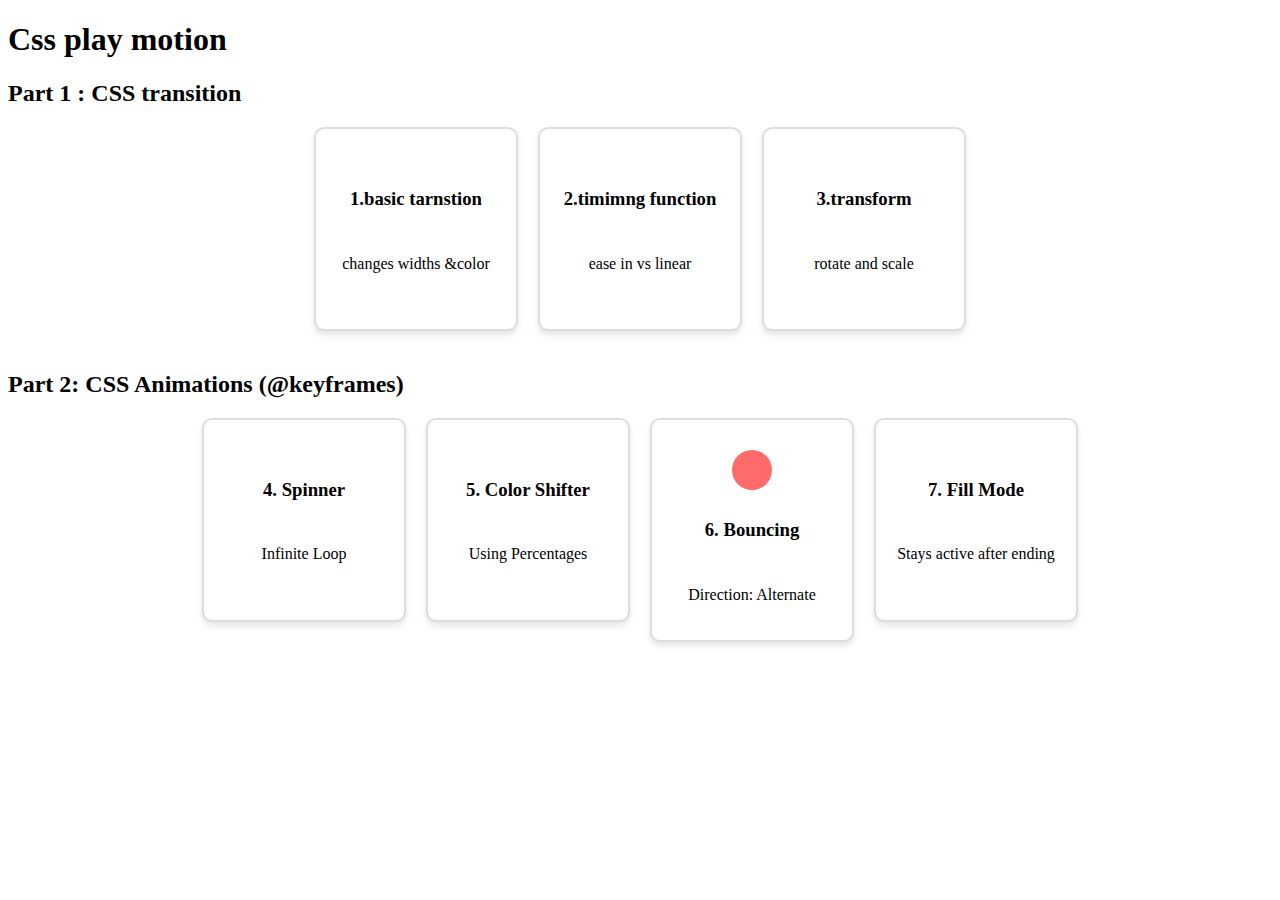
<file: DAY6/index.html>
<!DOCTYPE html>
<html lang="en">
<head>
    <meta charset="UTF-8">
    <meta name="viewport" content="width=device-width, initial-scale=1.0">
    <title>Document</title>
    <link rel="stylesheet" href="syle.css">
</head>

<body>
    <header>
        <h1>Css play motion</h1>
    </header>
    <section>
        <h2>Part 1 : CSS transition</h2>
    </section>
    <div class="container">
    <div class="card tarnsition-basic">
        <h3>
            1.basic tarnstion
        </h3>
        <p>
            changes widths &color
        </p>
    </div>
    <div class="card transtion-timing">
        <h3>2.timimng function</h3>
        <p>ease in vs linear</p>
    </div>
    <div class="card transtion-transform">
        <h3>3.transform</h3>
        <p>rotate and scale</p>
    </div>
    </div>
     <section>
        <h2>Part 2: CSS Animations (@keyframes)</h2>
        <div class="container">

            <div class="card animation-spin">
                <h3>4. Spinner</h3>
                <p>Infinite Loop</p>
            </div>

            <div class="card animation-color">
                <h3>5. Color Shifter</h3>
                <p>Using Percentages</p>
            </div>

            <div class="card animation-bounce">
                <div class="ball"></div>
                <h3>6. Bouncing</h3>
                <p>Direction: Alternate</p>
            </div>

             <div class="card animation-fill">
                <h3>7. Fill Mode</h3>
                <p>Stays active after ending</p>
            </div>

        </div>
    </section>
</body>
</html>
</file>
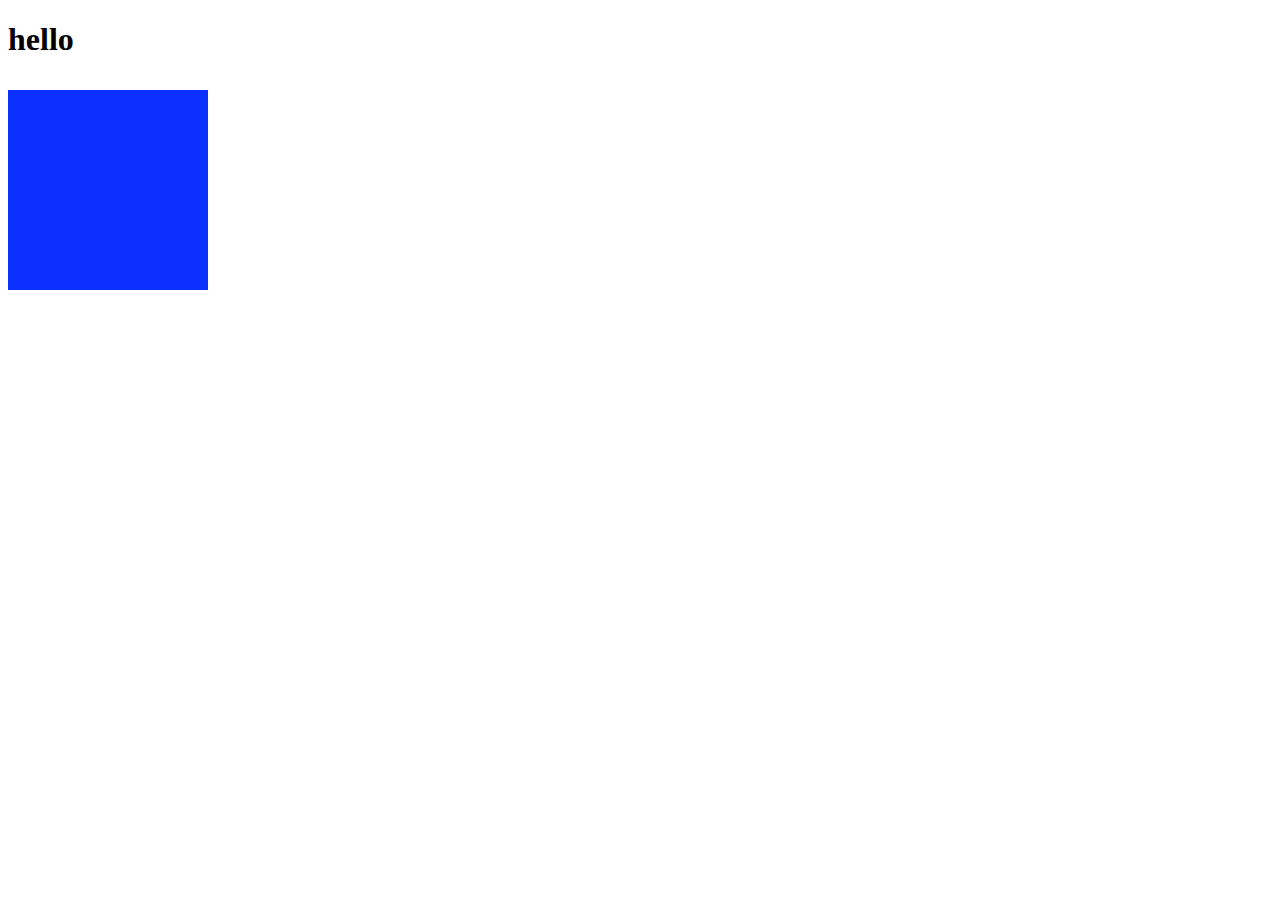
<file: DAY 04/day04.html>
<!DOCTYPE html>
<html lang="en">
<head>
<meta charset="UTF-8">
<meta name="viewport" content="width=device-width, initial-scale=1.0">
<title>Document</title>
<link rel="stylesheet" href="day04.css">
</head>
<body>
<h1>hello</h1>
<div>
<div class="box1">
<div id="hello">
</div>
</div>
</div>
</body>
</html>
</file>
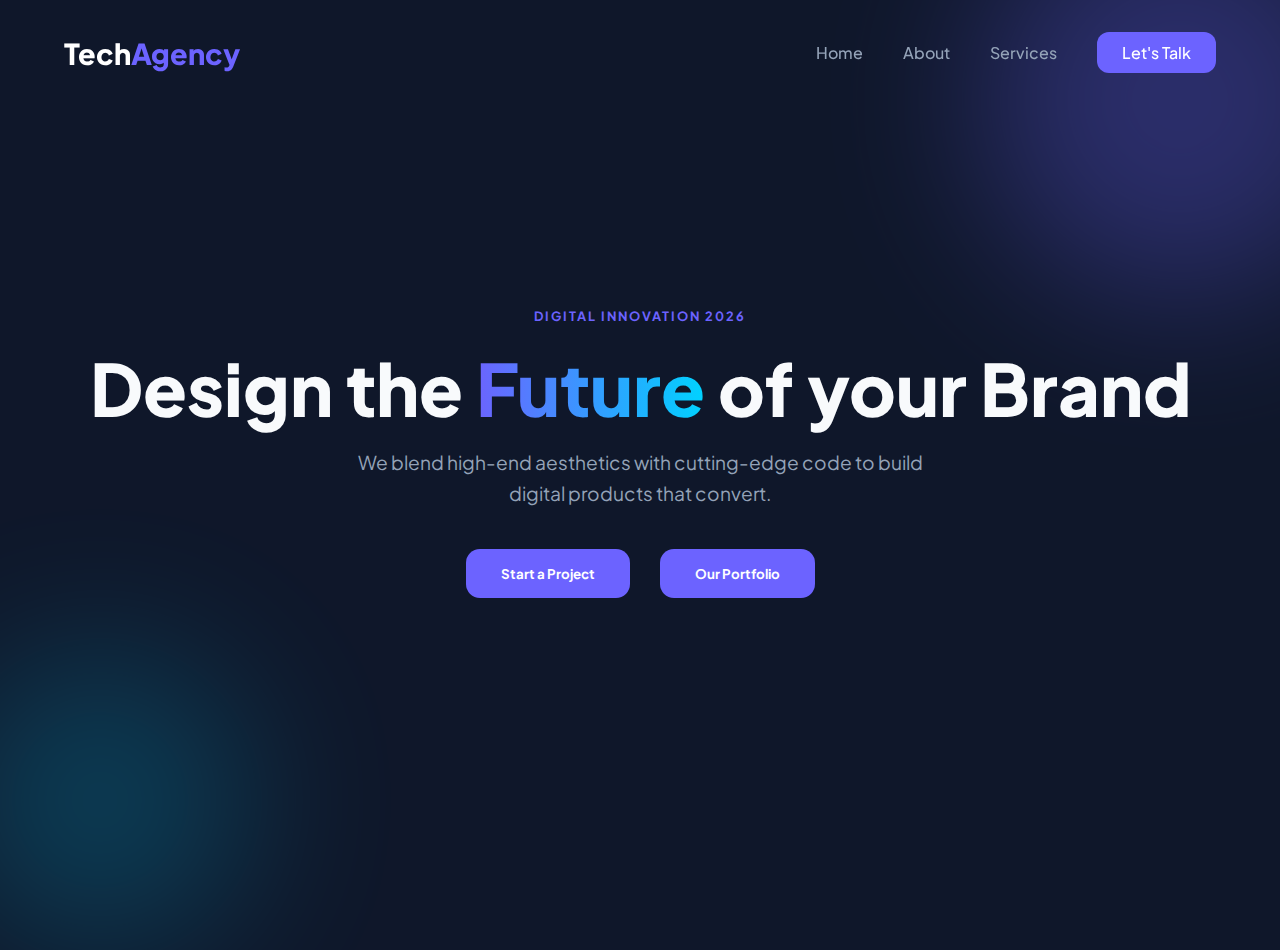
<file: p3/p3.html>
<!DOCTYPE html>
<html lang="en">
<head>
    <meta charset="UTF-8">
    <meta name="viewport" content="width=device-width, initial-scale=1.0">
    <title>TechAgency | Next-Gen Digital</title>
    <link href="https://fonts.googleapis.com/css2?family=Plus+Jakarta+Sans:wght@300;400;600;800&display=swap" rel="stylesheet">
    <link rel="stylesheet" href="https://cdnjs.cloudflare.com/ajax/libs/font-awesome/6.4.0/css/all.min.css">
    <link rel="stylesheet" href="p3.css">
</head>
<body>

    <header class="header" id="header">
        <div class="container nav-container">
            <a href="#" class="logo">Tech<span>Agency</span></a>
            <nav class="desktop-nav">
                <ul class="nav-links">
                    <li><a href="#home">Home</a></li>
                    <li><a href="#about">About</a></li>
                    <li><a href="#services">Services</a></li>
                    <li><a href="#contact" class="btn-cta">Let's Talk</a></li>
                </ul>
            </nav>
        </div>
    </header>
 <section class="hero" id="home">
        <div class="hero-shapes">
            <div class="shape s1"></div>
            <div class="shape s2"></div>
        </div>
        <div class="container hero-content">
            <span class="top-tag">Digital Innovation 2026</span>
            <h1>Design the <span class="text-gradient">Future</span> of your Brand</h1>
            <p>We blend high-end aesthetics with cutting-edge code to build digital products that convert.</p>
            <div class="hero-btns">
                <button class="btn-main">Start a Project</button>
                <button class="btn-main">Our Portfolio</button>
            </div>
        </div>
    </section>
</body>
</html>
</file>
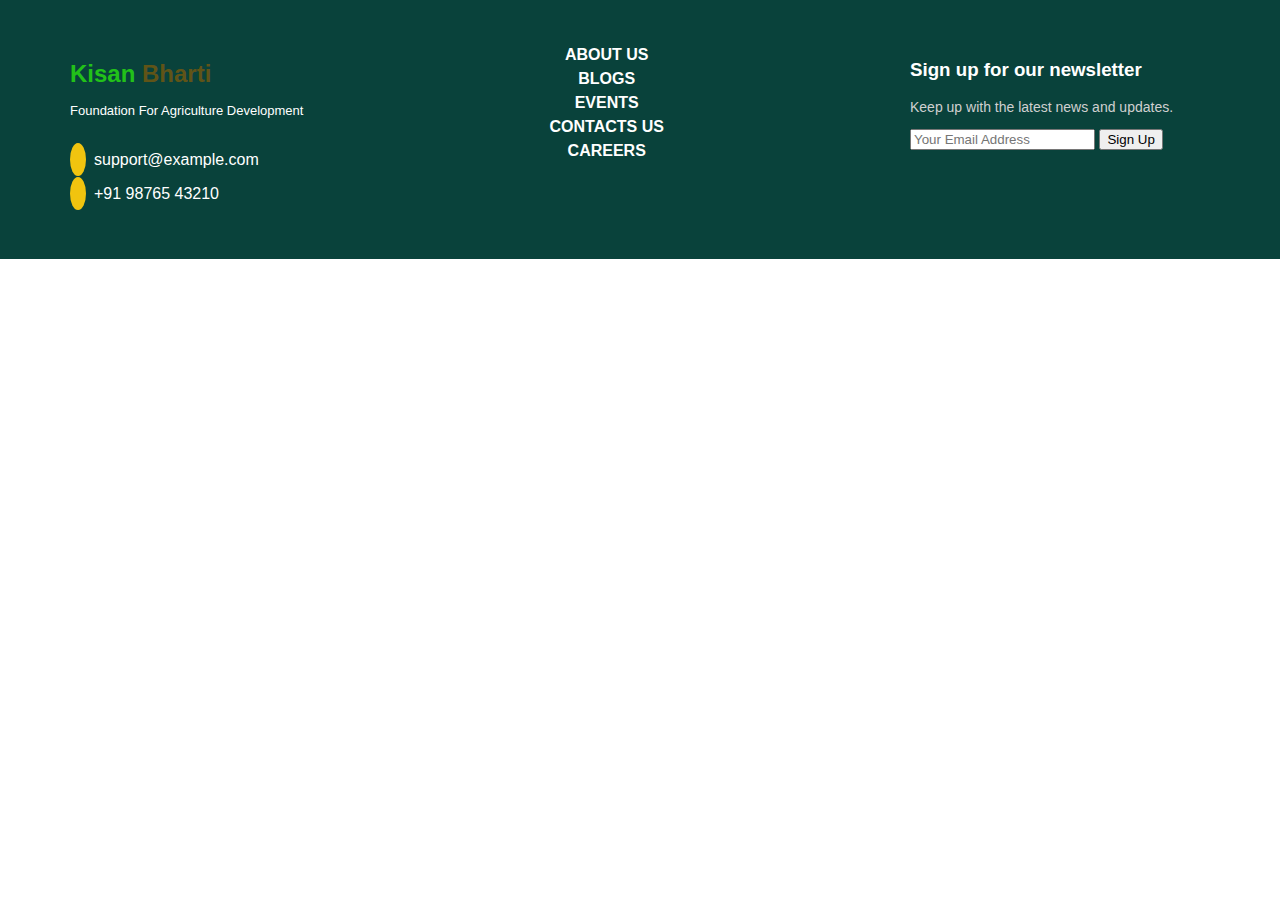
<file: P4/p4.html>
<!DOCTYPE html>
<html lang="en">
<head>
    <meta charset="UTF-8">
    <title>Kisan Bharti</title>

    <link rel="stylesheet" href="p4.css">

    
   

</head>
<body>


<footer>

    <div class="footer-main">

        <div class="left">

            <div class="logo-box">

               

                <div>
                    <h2>
                        <span class="kisan">Kisan</span>
                        <span class="bharti">Bharti</span>
                    </h2>

                    <p class="tag">
                        Foundation For Agriculture Development
                    </p>
                </div>

            </div>


            <div class="contact">

                <p>
                    <i class="fa fa-envelope"></i>
                    support@example.com
                </p>

                <p>
                    <i class="fa fa-phone"></i>
                    +91 98765 43210
                </p>

            </div>

        </div>



        <div class="middle">

            <div class="menu">

                <a href="#">ABOUT US</a>
                <a href="#">BLOGS</a>
                <a href="#">EVENTS</a>

            </div>


            <div class="menu">

                <a href="#">CONTACTS US</a>
                <a href="#">CAREERS</a>

            </div>


            <div class="social">

                <span><i class="fab fa-facebook-f"></i></span>
                <span><i class="fab fa-instagram"></i></span>
                <span><i class="fab fa-twitter"></i></span>
                <span><i class="fab fa-linkedin-in"></i></span>

            </div>

        </div>



        <div class="right">

            <h3>Sign up for our newsletter</h3>

            <p>
                Keep up with the latest news and updates.<br>
               
            </p>


            <div class="subscribe">

                <input type="text" placeholder="Your Email Address">

                <button>Sign Up</button>

            </div>

        </div>


    </div>


</footer>


</body>
</html>
</file>
<file: DAY6/syle.css>
.body{
    background-color: #fff;
    padding: 20px;
    text-align: center;

}
    .card{
        background: white;
        border: 2px solid #ddd;
        border-radius: 10px;
        width: 200px;
        height: 200px;
        display: flex;
        flex-direction: column;
        align-items: center;
        justify-content: center;
        cursor: pointer;
        box-shadow: 0 4px 6px rgba(0,0,0,0.1);
        gap: 10px;
    }
   .container {
    display: flex;
    flex-wrap: wrap;
    justify-content: center;
    gap: 20px;
    margin-bottom: 40px;
}

    .tarnsition-basic{
        transition: all 0.6s;
    }
    .tarnsition-basic:hover{
background-color:rgb(75, 33, 33);
color: aqua;
width: 280px;
    }
    .tarnsition-basic:active{
        background-color: rgb(0, 255, 128);
        color: black;
        width: 200px;
transform: translateY(40px);
    }
    .transtion-timing{
transition: transform 0.5s cubic-bezier(0.215, 0.610, 0.355, 1);
    }
     .transtion-timing:hover{
        transform: translateY(-30px);
     }
     .transtion-transform{
        transition: transform 0.3s ease-in-out, background-color 2s;
     }
     .transtion-transform:hover{
background-color: #cda5a5;
transform: scale(2) rotate(360deg);

     }
     .animation-spin {
    
    animation-name: spin-around;
    animation-duration: 2s;
    animation-timing-function: linear;
    animation-iteration-count: infinite; 
}


@keyframes spin-around {
    from { transform: rotate(0deg); }
    to   { transform: rotate(360deg); }
}


.animation-color {
    animation: rainbow-shift 4s infinite;
}
@keyframes rainbow-shift {
    0%   { background-color: white; border-color: #ddd; }
    50%  { background-color: #ffe66d; border-color: orange; transform: scale(0.9); }
    100% { background-color: white; border-color: #ddd; }
}


.animation-bounce {
    justify-content: flex-end; 
    padding-bottom: 20px;
}

.ball {
    width: 40px;
    height: 40px;
    background-color: #ff6b6b;
    border-radius: 50%;


}
</file>
<file: DAY 04/day04.css>
h1{
}
.box1{
background-color: yellow;
margin-top: 10px;
position: relative;
}
#hello{
background-color: rgb(12, 49, 255);
color: rgb(19, 16, 237);
height: 200px;
width: 200px;
margin-top: 10px;
position:absolute;
}
#hello:hover{
border: 10px inset black;
border-radius: 100%;
background-color: rgb(249, 0, 41);
margin-top: 10px;
padding-right: 100px;
}
</file>
<file: p3/p3.css>
:root {
    --primary: #6C63FF;
    --primary-dark: #554bc4;
    --accent: #00d2ff;
    --dark: #0f172a;
    --glass: rgba(255, 255, 255, 0.08);
    --glass-border: rgba(255, 255, 255, 0.15);
    --text-white: #f8fafc;
    --text-muted: #94a3b8;

}

* {
    margin: 0;
    padding: 0;
    box-sizing: border-box;
    font-family: 'Plus Jakarta Sans', sans-serif;
}

body {
    background-color: var(--dark);
    color: var(--text-white);
    line-height: 1.6;
    overflow-x: hidden;
}

.container {
    width: 90%;
    max-width: 1200px;
    margin: 0 auto;
}

.section-padding {
    padding: 100px 0;
}
.header {
    position: fixed;
    top: 0;
    left: 0;
    width: 100%;
    padding: 30px 0;
    z-index: 1000;
    transition: var(--transition);
}

.header.sticky {
    padding: 15px 0;
    background: rgba(15, 23, 42, 0.8);
    backdrop-filter: blur(15px);
    border-bottom: 1px solid var(--glass-border);
}

.nav-container {
    display: flex;
    justify-content: space-between;
    align-items: center;
}

.logo {
    font-size: 1.8rem;
    font-weight: 800;
    color: #fff;
    text-decoration: none;
}

.logo span {
    color: var(--primary);
}

.nav-links {
    display: flex;
    list-style: none;
    gap: 40px;
    align-items: center;
}

.nav-links a {
    text-decoration: none;
    color: var(--text-muted);
    font-weight: 500;
    transition: var(--transition);
}

.nav-links a:hover {
    color: var(--primary);
}

.btn-cta {
    background: var(--primary);
    color: white !important;
    padding: 10px 25px;
    border-radius: 12px;
}

.mobile-dock {
    position: fixed;
    bottom: 20px;
    left: 50%;
    transform: translateX(-50%);
    width: 90%;
    max-width: 400px;
    background: rgba(30, 41, 59, 0.7);
    backdrop-filter: blur(20px);
    border: 1px solid var(--glass-border);
    border-radius: 25px;
    display: none;

    justify-content: space-around;
    padding: 12px 10px;
    z-index: 2000;
    box-shadow: 0 10px 30px rgba(0, 0, 0, 0.5);
}

.dock-item {
    display: flex;
    flex-direction: column;
    align-items: center;
    text-decoration: none;
    color: var(--text-muted);
    font-size: 0.7rem;
    gap: 4px;
}

.dock-item i {
    font-size: 1.2rem;
    transition: var(--transition);
}

.dock-item:hover i {
    color: var(--primary);
    transform: translateY(-3px);
}

.hero {
    height: 100vh;
    display: flex;
    align-items: center;
    position: relative;
}
.hero-btns {
    display: flex;
    gap: 30px;
    justify-content: center;
}
.hero-shapes .shape {
    position: absolute;
    border-radius: 50%;
    filter: blur(80px);
    z-index: -1;
}

.s1 {
    width: 400px;
    height: 400px;
    background: var(--primary);
    top: -100px;
    right: -100px;
    opacity: 0.3;
}

.s2 {
    width: 300px;
    height: 300px;
    background: var(--accent);
    bottom: -50px;
    left: -50px;
    opacity: 0.2;
}

.hero-content {
    text-align: center;
}

.top-tag {
    color: var(--primary);
    font-weight: 700;
    letter-spacing: 2px;
    text-transform: uppercase;
    font-size: 0.8rem;
}

.hero h1 {
    font-size: 4.5rem;
    font-weight: 800;
    margin: 20px 0;
    line-height: 1.1;
}

.text-gradient {
    background: linear-gradient(to right, #6C63FF, #00d2ff);
    -webkit-background-clip: text;
    -webkit-text-fill-color: transparent;
}

.hero p {
    max-width: 600px;
    margin: 0 auto 40px;
    color: var(--text-muted);
    font-size: 1.2rem;
}

.btn-main {
    background: var(--primary);
    color: white;
    border: none;
    padding: 16px 35px;
    border-radius: 14px;
    font-weight: 700;
    cursor: pointer;
    transition: var(--transition);
}

.btn-main:hover {
    background: var(--primary-dark);
    transform: scale(1.05);
}
</file>
<file: P4/p4.css>
body
{
    margin:0;
    font-family: Arial, sans-serif;
}

footer
{
    background-color:#09423b;
    color:white;
    padding:40px 70px;
}

.footer-main

{
    display:flex;
    justify-content:space-between;
}

.logo-box
{
    display:flex;
    align-items:center;
}

.logo
{
    width:50px;
    margin-right:10px;
}
.kisan{
    color: #22c119;
}


.bharti
{
    color:#9d61009b;
}

.tag
{
    font-size:13px;
    margin-top:-5px;
}

.contact
{
    margin-top:20px;
}
.contact i
{
    background:#f1c40f;
    color:black;
    padding:8px;
    border-radius:50%;
    margin-right:8px;
}
.middle
{
    text-align:center;
}

.menu a
{
    display:block;
    color:white;
    text-decoration:none;
    margin:6px;
    font-weight:bold;
}

.social
{
    margin-top:15px;
}


.right
{
    width:300px;
}

.right p
{
    font-size:14px;
    color:#d0d0d0;
}
</file>
